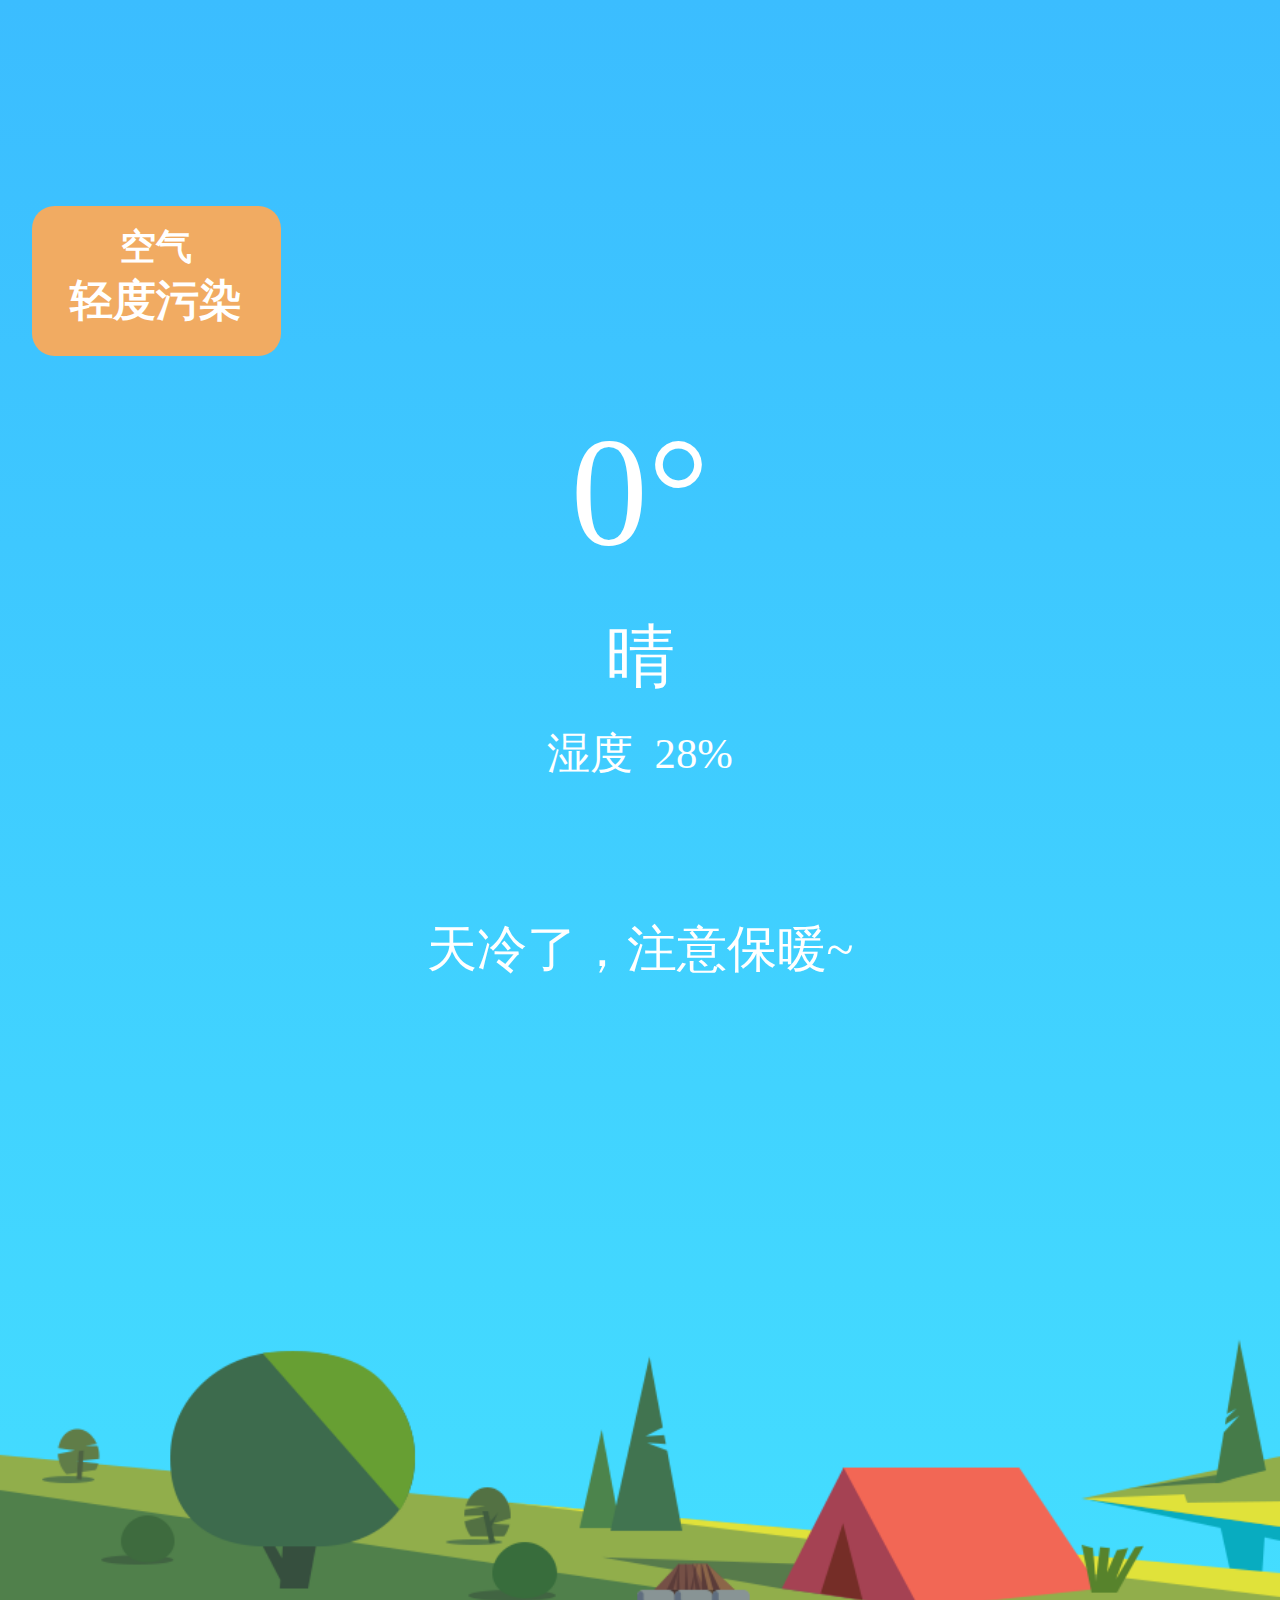
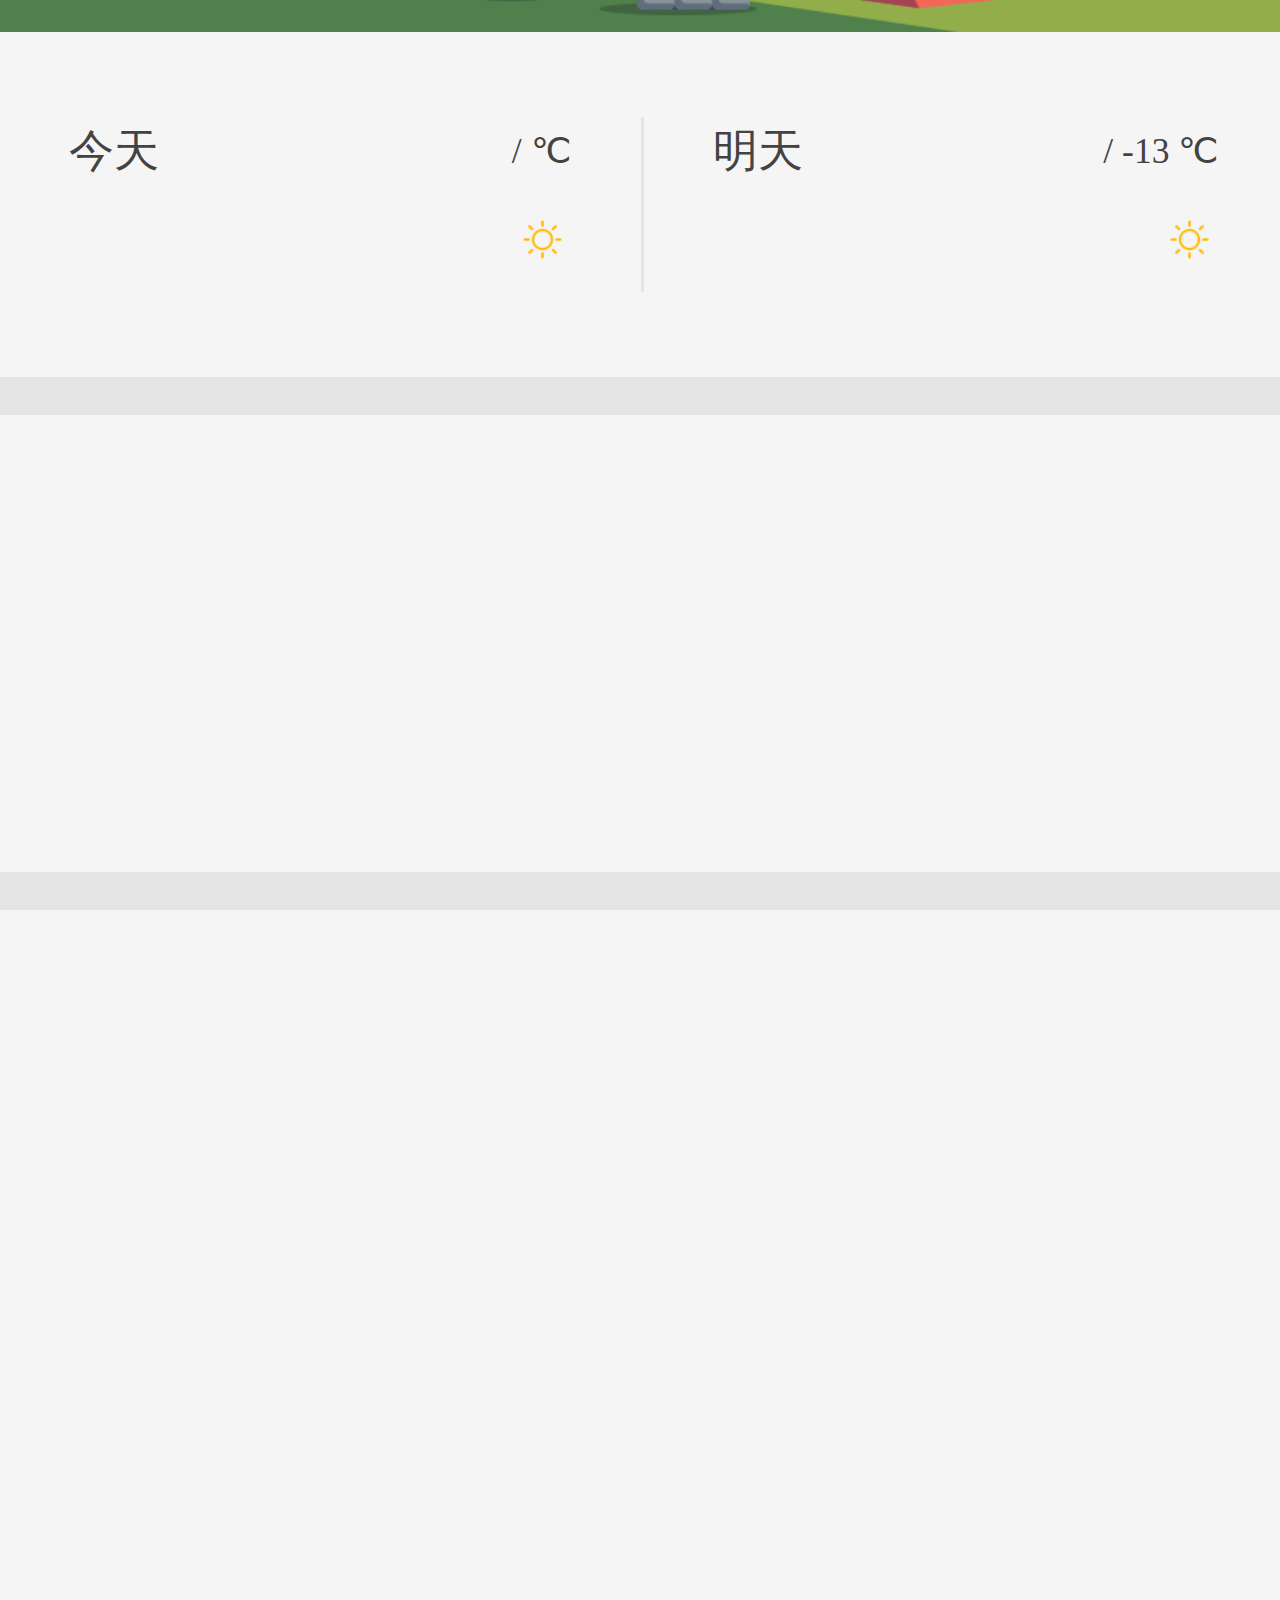
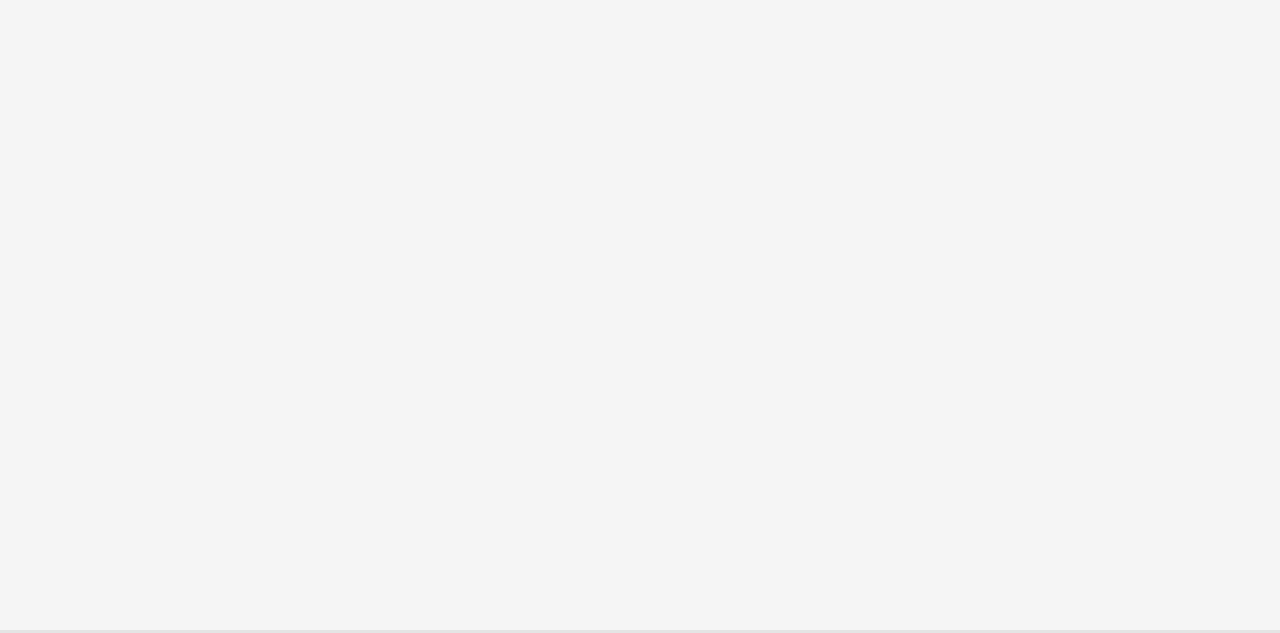
<file: index.html>
<!DOCTYPE html>
<html lang="en">
<head>
	<meta charset="UTF-8">
	<!-- 修改矢口 -->
	<meta name="viewport" content="width=device-width">
	<title>weather</title>
	<link rel="stylesheet" href="css/index.css">
	<link rel="shortcut icon" href="img/logo.png" >
	<!-- 引入rem.js -->
	<script src="js/rem.js"></script>
	<script src="font/iconfont.js"></script>
	<script src="js/jquery3.2.1.min.js"></script>
	<script src="js/index.js"></script>	
</head>
<style type="text/css">
.icon {
   width: 1em; height: 1em;
   vertical-align: -0.15em;
   fill: currentColor;
   overflow: hidden;
}
</style>
<body>
	<!-- 屏幕开始 -->
	<div class="screen">
		<div class="header"></div>
		<div class="box">
			<h2>空气</h2>
			<h3>轻度污染</h3>
		</div>
		<div class="title">0°</div>
		<div class="qing">晴</div>
		<div class="wendu">湿度&nbsp;&nbsp;28%</div>
		<div class="title4">天冷了，注意保暖~</div>
	</div>

	<!-- 屏幕结束 -->
	<!-- 今日明日的天气 -->
	<div class="con1">
		<div class="content">
			<div class="top">
				<span class="day">今天</span>
				<div class="temperature">
					<span class="high" id="dat_high_temperature"></span>
					/
					<span class="low" id="dat_low_temperature"></span>
					℃
				</div>
			</div>
			<div class="bottom">
				<span class="weather" id="day_condition"></span>
				<div class="pic" id="dat_weather_icon_id"></div>
			</div>
		</div>
		<div class="content">
			<div class="top">
				<span class="day">明天</span>
				<div class="temperature">
					<span class="high" id="tomorrow_high_temperature"></span>
					/
					<span class="low" id="tomorrow_low_temperature">-13</span>
					℃
				</div>
			</div>
			<div class="bottom">
				<span class="weather" id="tomorrow_condition"></span>
				<div class="pic" id="tomorrow_weather_icon_id"></div>
			</div>
		</div>
	</div>

	<!-- 实时天气 -->
	<div class="con2">
		<div class="wrap" id="now">
			<!-- <div class="now">
				<h2 class="now_time">12:00</h2>
				<div class="now_icon"></div>
				<h3 class="temperature">-1°</h3>
			</div> -->
		</div>
	</div>
	<!-- 一周天气 -->
	<div class="con3">
		<div class="wrap" id="recent">
		    <!-- <div class="recent"> 
				<div class="recent_time">
				<span class="month">01</span>
				/
				<span class="day">15</span>
				</div>
			<h2 class="wea">多云</h2>
			<div class="recent_pic"></div>
			<h3 class="recent_high">2°</h3>
			<h4 class="recent_low">-13°</h4>
			<h5 class="recent_wind">西北风</h5>
			<h6 class="level">2级</h6>  -->
		</div>
			<!-- <div class="recent"> 
				<div class="recent_time">
				<span class="month">01</span>
				/
				<span class="day">15</span>
				</div>
				<div class="wea">多云</div>
				<div class="recent_pic"></div>
				<h3 class="recent_high">2°</h3>
				<h4 class="recent_low">-13°</h4>
				<h5 class="recent_wind">西北风</h5>
				<h6 class="level">2级</h6> 
			</div>
			<div class="recent"> 
				<div class="recent_time">
				<span class="month">01</span>
				/
				<span class="day">15</span>
				</div>
				<div class="wea">多云</div>
				<div class="recent_pic"></div>
				<h3 class="recent_high">2°</h3>
				<h4 class="recent_low">-13°</h4>
				<h5 class="recent_wind">西北风</h5>
				<h6 class="level">2级</h6> 
			</div>
			<div class="recent"> 
				<div class="recent_time">
				<span class="month">01</span>
				/
				<span class="day">15</span>
				</div>
				<div class="wea">多云</div>
				<div class="recent_pic"></div>
				<h3 class="recent_high">2°</h3>
				<h4 class="recent_low">-13°</h4>
				<h5 class="recent_wind">西北风</h5>
				<h6 class="level">2级</h6> 
			</div>
			<div class="recent"> 
				<div class="recent_time">
				<span class="month">01</span>
				/
				<span class="day">15</span>
				</div>
				<div class="wea">多云</div>
				<div class="recent_pic"></div>
				<h3 class="recent_high">2°</h3>
				<h4 class="recent_low">-13°</h4>
				<h5 class="recent_wind">西北风</h5>
				<h6 class="level">2级</h6> 
			</div>
			<div class="recent"> 
				<div class="recent_time">
				<span class="month">01</span>
				/
				<span class="day">15</span>
				</div>
				<div class="wea">多云</div>
				<div class="recent_pic"></div>
				<h3 class="recent_high">2°</h3>
				<h4 class="recent_low">-13°</h4>
				<h5 class="recent_wind">西北风</h5>
				<h6 class="level">2级</h6> 
			</div>
			<div class="recent"> 
				<div class="recent_time">
				<span class="month">01</span>
				/
				<span class="day">15</span>
				</div>
				<div class="wea">多云</div>
				<div class="recent_pic"></div>
				<h3 class="recent_high">2°</h3>
				<h4 class="recent_low">-13°</h4>
				<h5 class="recent_wind">西北风</h5>
				<h6 class="level">2级</h6> 
			</div>
			<div class="recent"> 
				<div class="recent_time">
				<span class="month">01</span>
				/
				<span class="day">15</span>
				</div>
				<div class="wea">多云</div>
				<div class="recent_pic"></div>
				<h3 class="recent_high">2°</h3>
				<h4 class="recent_low">-13°</h4>
				<h5 class="recent_wind">西北风</h5>
				<h6 class="level">2级</h6> 
			</div>
			<div class="recent"> 
				<div class="recent_time">
				<span class="month">01</span>
				/
				<span class="day">15</span>
				</div>
				<div class="wea">多云</div>
				<div class="recent_pic"></div>
				<h3 class="recent_high">2°</h3>
				<h4 class="recent_low">-13°</h4>
				<h5 class="recent_wind">西北风</h5>
				<h6 class="level">2级</h6> 
			</div>
			<div class="recent"> 
				<div class="recent_time">
				<span class="month">01</span>
				/
				<span class="day">15</span>
				</div>
				<div class="wea">多云</div>
				<div class="recent_pic"></div>
				<h3 class="recent_high">2°</h3>
				<h4 class="recent_low">-13°</h4>
				<h5 class="recent_wind">西北风</h5>
				<h6 class="level">2级</h6> 
			</div> -->
	</div>

	<!-- 选择城市 -->
	<div class="city_box" style="display:none;">
		<div class="sousuo_box">
			<div class="search_box">
				<svg class="icon" aria-hidden="true">
  				<use xlink:href="#icon-sousuo"></use>
				</svg>
				<input type="text" placeholder="搜索市" class="text" id="text">
			</div>
			<div class="button">取消</div>
		</div>
		<div class="city" id="city">
			<h1 class="title">热门城市</h1>
			<div class="con" id="erji">
				<div class="son">北京</div>
				<div class="son">上海</div>
				<div class="son">广州</div>
				<div class="son">深圳</div>
				<div class="son">郑州</div>
				<div class="son">西安</div>
				<div class="son">南京</div>
				<div class="son">杭州</div>
				<div class="son">武汉</div>
				<div class="son">成都</div>
				<div class="son">沈阳</div>
				<div class="son">天津</div>
			</div>
		</div>
	</div>
</body>
</html>
<!-- <body>
<script>
// 获取元素
	var box=document.getElementsByClassName(className)
	("box")[0];
	// 改变内容
	box.innerHTML="我是box";
	var h1=document.getElementsByTagName("h1")[0];
	h1.innerHTML="h1"; 
	console.log(box);
	console.log(h1);
	// 创建元素，创建一个div
	var div=document.createElement("div");
	// 以标签名获取元素
	var body=document.getElementsByTagName("body")[0];
	// 添加类名
	div.className="aa";
	// 添加内容
	div.innerHTML="div"
	// 插入到页面中
	body.appendChild(div);
</script> -->
</file>
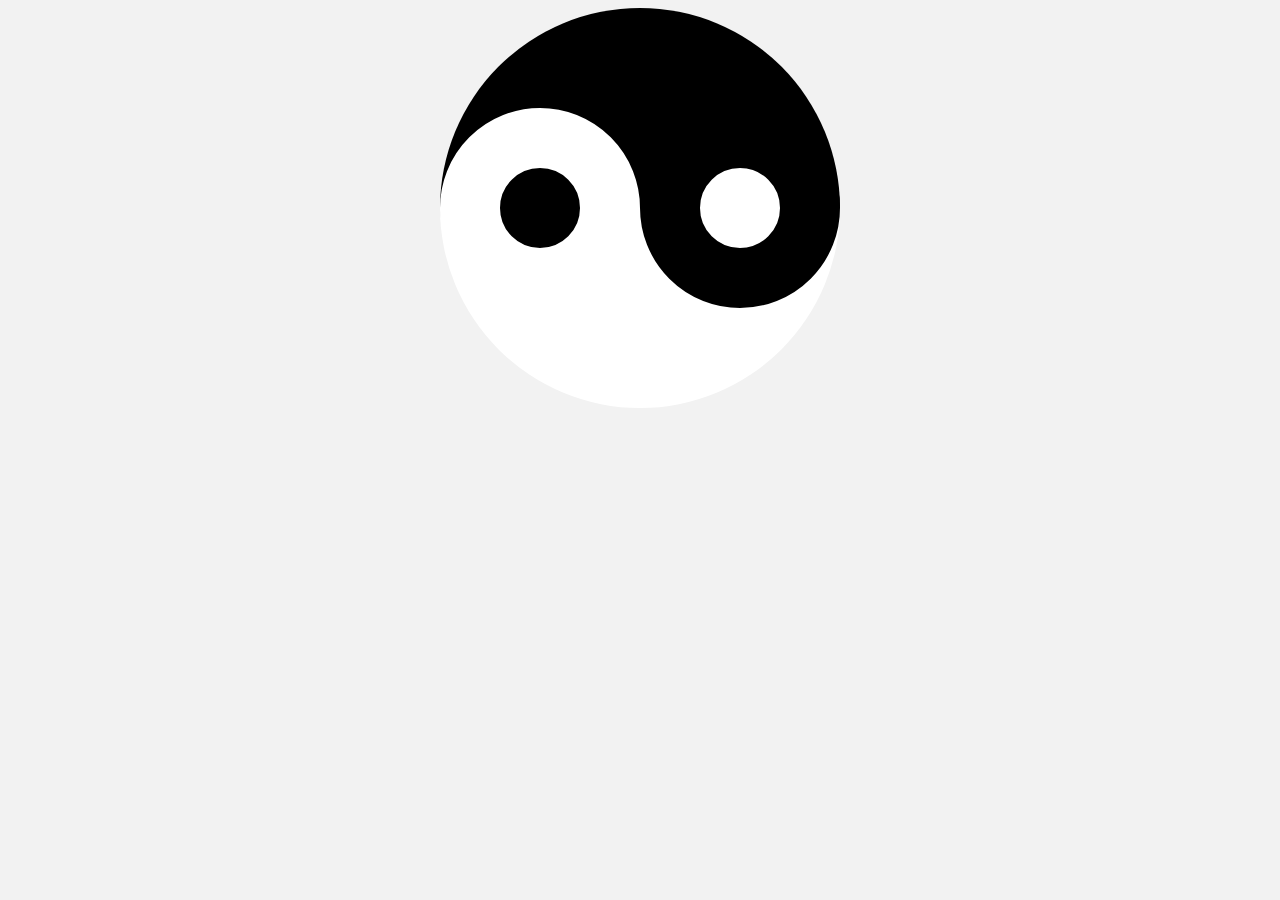
<file: taiji.html>
<!DOCTYPE html>
<html lang="en">
<head>
	<meta charset="UTF-8">
	<title>太极</title>
	<link rel="stylesheet" href="taiji.css" >
</head>
<body>
	<div class="box">
		<!-- <div class="before"></div>
		<div class="after"></div>
 -->
	</div>
</body>
</html>
</file>
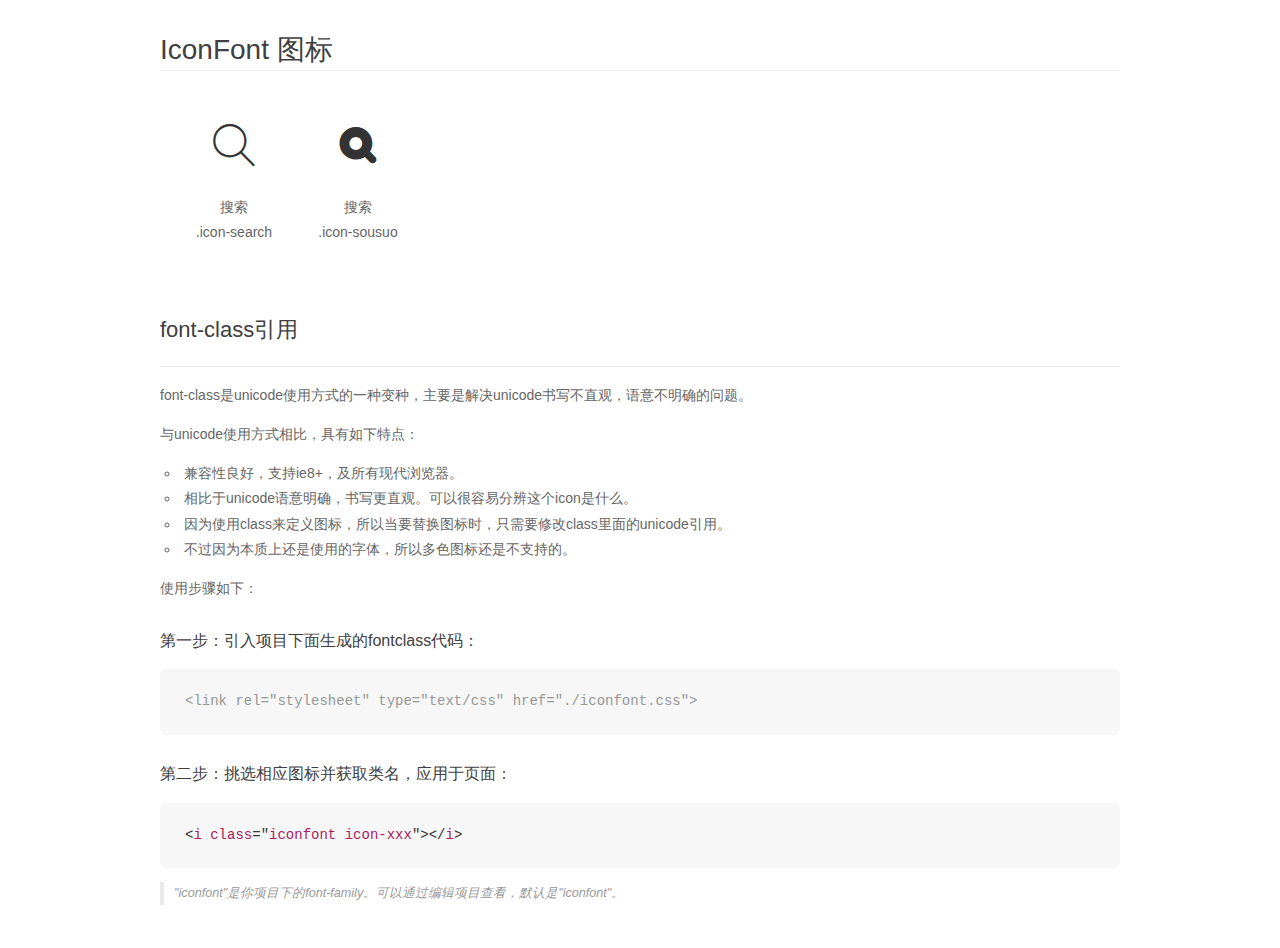
<file: font/demo_fontclass.html>
<!DOCTYPE html>
<html>
<head>
    <meta charset="utf-8"/>
    <title>IconFont</title>
    <link rel="stylesheet" href="demo.css">
    <link rel="stylesheet" href="iconfont.css">
</head>
<body>
    <div class="main markdown">
        <h1>IconFont 图标</h1>
        <ul class="icon_lists clear">
            
                <li>
                <i class="icon iconfont icon-search"></i>
                    <div class="name">搜索</div>
                    <div class="fontclass">.icon-search</div>
                </li>
            
                <li>
                <i class="icon iconfont icon-sousuo"></i>
                    <div class="name">搜索</div>
                    <div class="fontclass">.icon-sousuo</div>
                </li>
            
        </ul>

        <h2 id="font-class-">font-class引用</h2>
        <hr>

        <p>font-class是unicode使用方式的一种变种，主要是解决unicode书写不直观，语意不明确的问题。</p>
        <p>与unicode使用方式相比，具有如下特点：</p>
        <ul>
        <li>兼容性良好，支持ie8+，及所有现代浏览器。</li>
        <li>相比于unicode语意明确，书写更直观。可以很容易分辨这个icon是什么。</li>
        <li>因为使用class来定义图标，所以当要替换图标时，只需要修改class里面的unicode引用。</li>
        <li>不过因为本质上还是使用的字体，所以多色图标还是不支持的。</li>
        </ul>
        <p>使用步骤如下：</p>
        <h3 id="-fontclass-">第一步：引入项目下面生成的fontclass代码：</h3>


        <pre><code class="lang-js hljs javascript"><span class="hljs-comment">&lt;link rel="stylesheet" type="text/css" href="./iconfont.css"&gt;</span></code></pre>
        <h3 id="-">第二步：挑选相应图标并获取类名，应用于页面：</h3>
        <pre><code class="lang-css hljs">&lt;<span class="hljs-selector-tag">i</span> <span class="hljs-selector-tag">class</span>="<span class="hljs-selector-tag">iconfont</span> <span class="hljs-selector-tag">icon-xxx</span>"&gt;&lt;/<span class="hljs-selector-tag">i</span>&gt;</code></pre>
        <blockquote>
        <p>"iconfont"是你项目下的font-family。可以通过编辑项目查看，默认是"iconfont"。</p>
        </blockquote>
    </div>
</body>
</html>
</file>
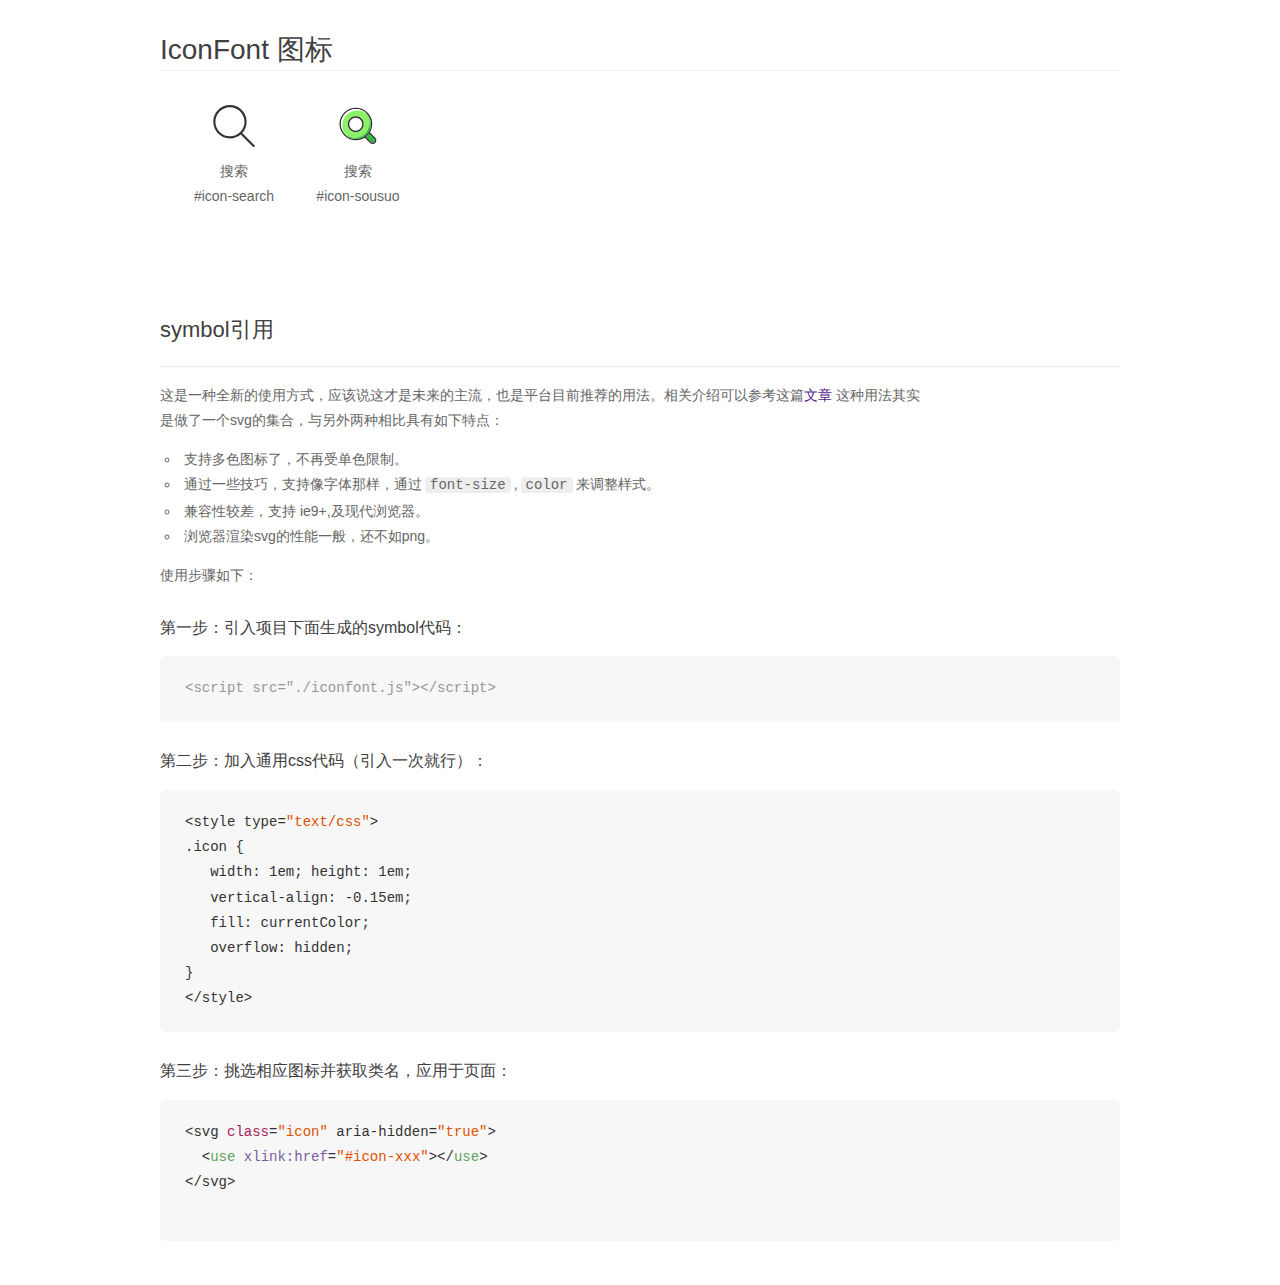
<file: font/demo_symbol.html>
<!DOCTYPE html>
<html>
<head>
    <meta charset="utf-8"/>
    <title>IconFont</title>
    <link rel="stylesheet" href="demo.css">
    <script src="iconfont.js"></script>

    <style type="text/css">
        .icon {
          /* 通过设置 font-size 来改变图标大小 */
          width: 1em; height: 1em;
          /* 图标和文字相邻时，垂直对齐 */
          vertical-align: -0.15em;
          /* 通过设置 color 来改变 SVG 的颜色/fill */
          fill: currentColor;
          /* path 和 stroke 溢出 viewBox 部分在 IE 下会显示
             normalize.css 中也包含这行 */
          overflow: hidden;
        }

    </style>
</head>
<body>
    <div class="main markdown">
        <h1>IconFont 图标</h1>
        <ul class="icon_lists clear">
            
                <li>
                    <svg class="icon" aria-hidden="true">
                        <use xlink:href="#icon-search"></use>
                    </svg>
                    <div class="name">搜索</div>
                    <div class="fontclass">#icon-search</div>
                </li>
            
                <li>
                    <svg class="icon" aria-hidden="true">
                        <use xlink:href="#icon-sousuo"></use>
                    </svg>
                    <div class="name">搜索</div>
                    <div class="fontclass">#icon-sousuo</div>
                </li>
            
        </ul>


        <h2 id="symbol-">symbol引用</h2>
        <hr>

        <p>这是一种全新的使用方式，应该说这才是未来的主流，也是平台目前推荐的用法。相关介绍可以参考这篇<a href="">文章</a>
        这种用法其实是做了一个svg的集合，与另外两种相比具有如下特点：</p>
        <ul>
          <li>支持多色图标了，不再受单色限制。</li>
          <li>通过一些技巧，支持像字体那样，通过<code>font-size</code>,<code>color</code>来调整样式。</li>
          <li>兼容性较差，支持 ie9+,及现代浏览器。</li>
          <li>浏览器渲染svg的性能一般，还不如png。</li>
        </ul>
        <p>使用步骤如下：</p>
        <h3 id="-symbol-">第一步：引入项目下面生成的symbol代码：</h3>
        <pre><code class="lang-js hljs javascript"><span class="hljs-comment">&lt;script src="./iconfont.js"&gt;&lt;/script&gt;</span></code></pre>
        <h3 id="-css-">第二步：加入通用css代码（引入一次就行）：</h3>
        <pre><code class="lang-js hljs javascript">&lt;style type=<span class="hljs-string">"text/css"</span>&gt;
.icon {
   width: <span class="hljs-number">1</span>em; height: <span class="hljs-number">1</span>em;
   vertical-align: <span class="hljs-number">-0.15</span>em;
   fill: currentColor;
   overflow: hidden;
}
&lt;<span class="hljs-regexp">/style&gt;</span></code></pre>
        <h3 id="-">第三步：挑选相应图标并获取类名，应用于页面：</h3>
        <pre><code class="lang-js hljs javascript">&lt;svg <span class="hljs-class"><span class="hljs-keyword">class</span></span>=<span class="hljs-string">"icon"</span> aria-hidden=<span class="hljs-string">"true"</span>&gt;<span class="xml"><span class="hljs-tag">
  &lt;<span class="hljs-name">use</span> <span class="hljs-attr">xlink:href</span>=<span class="hljs-string">"#icon-xxx"</span>&gt;</span><span class="hljs-tag">&lt;/<span class="hljs-name">use</span>&gt;</span>
</span>&lt;<span class="hljs-regexp">/svg&gt;
        </span></code></pre>
    </div>
</body>
</html>
</file>
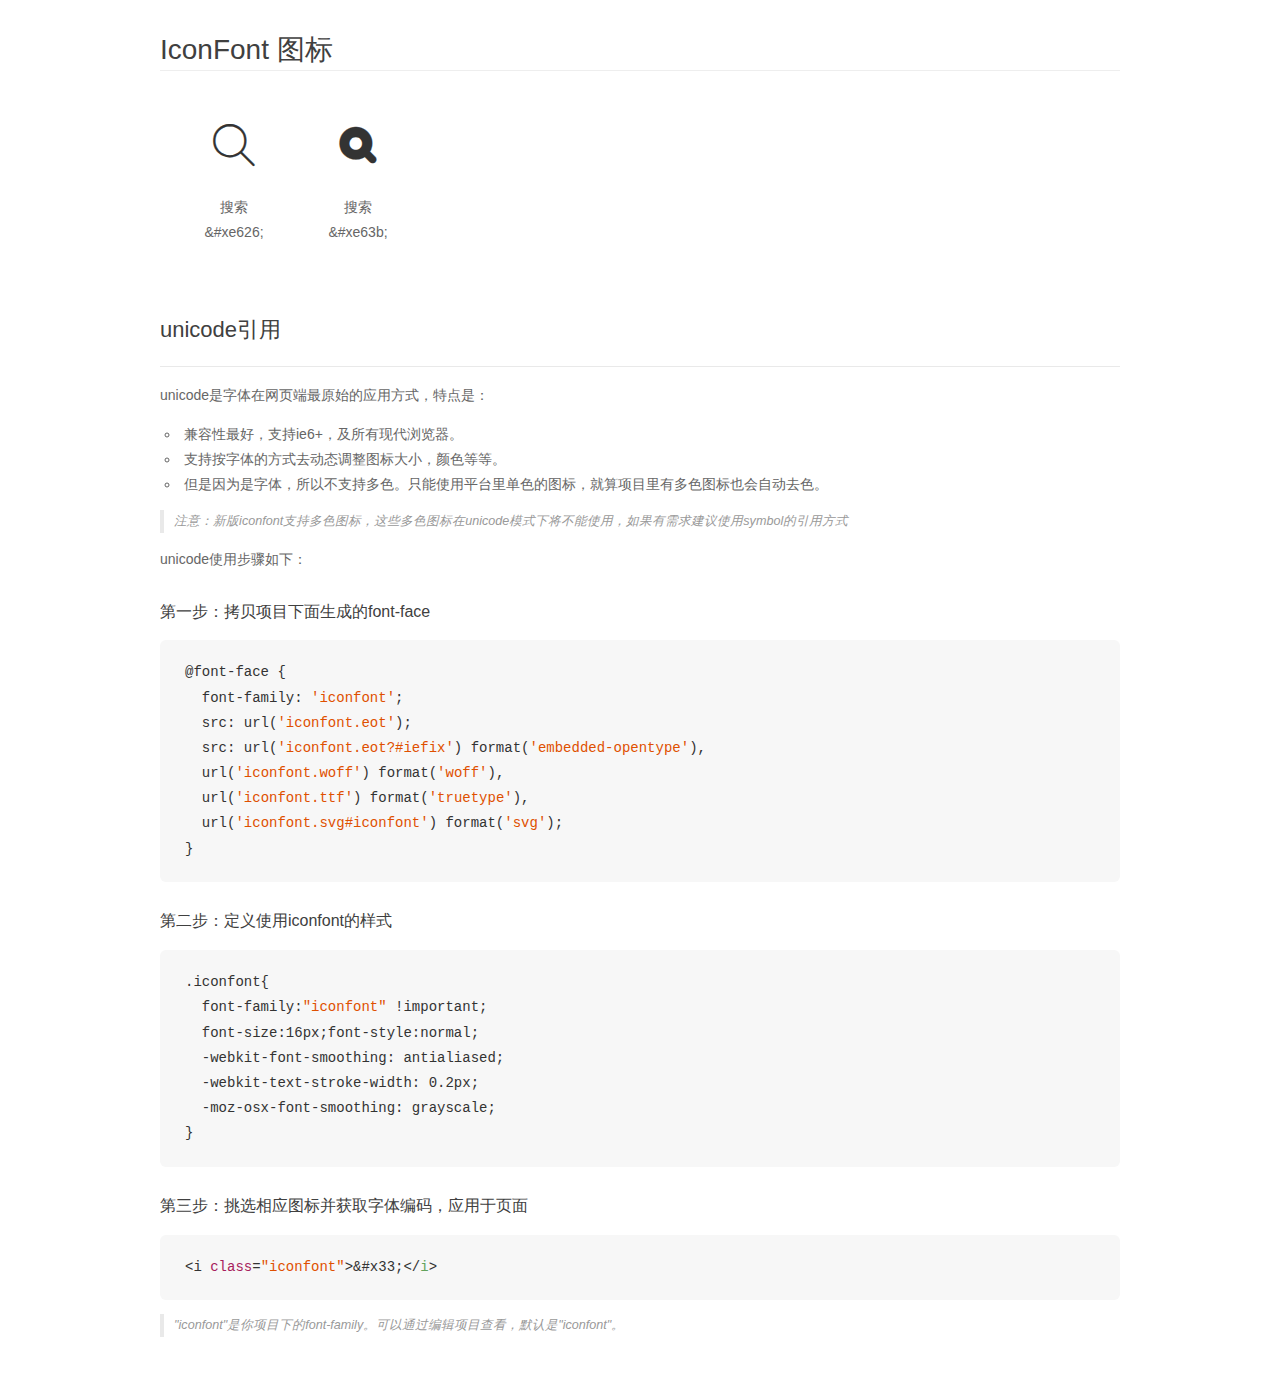
<file: font/demo_unicode.html>
<!DOCTYPE html>
<html>
<head>
    <meta charset="utf-8"/>
    <title>IconFont</title>
    <link rel="stylesheet" href="demo.css">

    <style type="text/css">

        @font-face {font-family: "iconfont";
          src: url('iconfont.eot'); /* IE9*/
          src: url('iconfont.eot#iefix') format('embedded-opentype'), /* IE6-IE8 */
          url('iconfont.woff') format('woff'), /* chrome, firefox */
          url('iconfont.ttf') format('truetype'), /* chrome, firefox, opera, Safari, Android, iOS 4.2+*/
          url('iconfont.svg#iconfont') format('svg'); /* iOS 4.1- */
        }

        .iconfont {
          font-family:"iconfont" !important;
          font-size:16px;
          font-style:normal;
          -webkit-font-smoothing: antialiased;
          -webkit-text-stroke-width: 0.2px;
          -moz-osx-font-smoothing: grayscale;
        }

    </style>
</head>
<body>
    <div class="main markdown">
        <h1>IconFont 图标</h1>
        <ul class="icon_lists clear">
            
                <li>
                <i class="icon iconfont">&#xe626;</i>
                    <div class="name">搜索</div>
                    <div class="code">&amp;#xe626;</div>
                </li>
            
                <li>
                <i class="icon iconfont">&#xe63b;</i>
                    <div class="name">搜索</div>
                    <div class="code">&amp;#xe63b;</div>
                </li>
            
        </ul>
        <h2 id="unicode-">unicode引用</h2>
        <hr>

        <p>unicode是字体在网页端最原始的应用方式，特点是：</p>
        <ul>
        <li>兼容性最好，支持ie6+，及所有现代浏览器。</li>
        <li>支持按字体的方式去动态调整图标大小，颜色等等。</li>
        <li>但是因为是字体，所以不支持多色。只能使用平台里单色的图标，就算项目里有多色图标也会自动去色。</li>
        </ul>
        <blockquote>
        <p>注意：新版iconfont支持多色图标，这些多色图标在unicode模式下将不能使用，如果有需求建议使用symbol的引用方式</p>
        </blockquote>
        <p>unicode使用步骤如下：</p>
        <h3 id="-font-face">第一步：拷贝项目下面生成的font-face</h3>
        <pre><code class="lang-js hljs javascript">@font-face {
  font-family: <span class="hljs-string">'iconfont'</span>;
  src: url(<span class="hljs-string">'iconfont.eot'</span>);
  src: url(<span class="hljs-string">'iconfont.eot?#iefix'</span>) format(<span class="hljs-string">'embedded-opentype'</span>),
  url(<span class="hljs-string">'iconfont.woff'</span>) format(<span class="hljs-string">'woff'</span>),
  url(<span class="hljs-string">'iconfont.ttf'</span>) format(<span class="hljs-string">'truetype'</span>),
  url(<span class="hljs-string">'iconfont.svg#iconfont'</span>) format(<span class="hljs-string">'svg'</span>);
}
</code></pre>
        <h3 id="-iconfont-">第二步：定义使用iconfont的样式</h3>
        <pre><code class="lang-js hljs javascript">.iconfont{
  font-family:<span class="hljs-string">"iconfont"</span> !important;
  font-size:<span class="hljs-number">16</span>px;font-style:normal;
  -webkit-font-smoothing: antialiased;
  -webkit-text-stroke-width: <span class="hljs-number">0.2</span>px;
  -moz-osx-font-smoothing: grayscale;
}
</code></pre>
        <h3 id="-">第三步：挑选相应图标并获取字体编码，应用于页面</h3>
        <pre><code class="lang-js hljs javascript">&lt;i <span class="hljs-class"><span class="hljs-keyword">class</span></span>=<span class="hljs-string">"iconfont"</span>&gt;&amp;#x33;<span class="xml"><span class="hljs-tag">&lt;/<span class="hljs-name">i</span>&gt;</span></span></code></pre>

        <blockquote>
        <p>"iconfont"是你项目下的font-family。可以通过编辑项目查看，默认是"iconfont"。</p>
        </blockquote>
    </div>


</body>
</html>
</file>
<file: css/index.css>
/*
* @Author: Administrator
* @Date:   2018-01-17 14:36:23
* @Last Modified by:   Administrator
* @Last Modified time: 2018-01-20 17:03:27
*/
/* 清除浏览器默认样式 */
*{
	margin: 0;
	padding: 0;
}
body{
	background: #e4e4e4;
}
.screen{
	width: 100%;
	height: 13.77rem;
	background: url(../img/screen.png) no-repeat left bottom,-webkit-linear-gradient(top,#3bbdff,#44deff);
	background-size: contain;
}
.header{
	width:100% ;
	height: 1.58rem;
	font-size: 0.4rem;
	color: #fff;
	font-weight: bold;
	/* 文本属性 */
	/* 文字水平居中 */
	text-align: center;
	/* 文本垂直居中 */
	line-height: 1.58rem;
}
.screen .box{
	width: 2.1rem;
	height: 1.26rem;
	/* 颜色的3种表示方法 */
	/* background: #f1ab62; */
	background: rgb(241,171,98);
	border-radius: .19rem;

	margin-top: 0.16rem;
	margin-left: 0.27rem;
	/* 上填充 */
	padding-top: 0.15rem;
	/* 自定义盒模型 */
	box-sizing: border-box;
}
.screen .box h2{
	font-size: 0.3rem;
	color: #fff;
	text-align: center;
	
}
.screen .box h3{
	font-size: .36rem;
	color: #fff;
	text-align: center;
}
.screen .title{
	height: 1.75rem;
	width: 100%;
	font-size: 1.3rem;
	color: #fff;
	text-align: center;
	/* 左填充 */
	/* padding-left:5.02rem;
	自定义盒模型
	box-sizing: border-box; */
	margin-top: 0.28rem;
	line-height: 1.75rem;
}
.screen .qing{
	height: 1.03rem;
	width: 100%;
	color: #fff;
	
	text-align: center;
	font-size: 0.58rem;
	line-height:1.03rem;
}
.screen .wendu{
	height: 0.6rem;
	width: 100%;
	color: #fff;
	
	font-size: 0.36rem;
	text-align: center;
	/* margin-top: 0.36rem; */
	line-height: 0.6rem;
}
.screen .title4{
	height: 0.42rem;
	width: 100%;
	color: #fff;
	
	font-size: 0.42rem;
	text-align: center;
	margin-top: 1.14rem;
	line-height: 0.44rem;
}
.con1{
	width: 100%;
	height: 2.94rem;
	background: #f5f5f5;
	border-bottom: 0.03rem solid #e4e4e4;
	padding-top: 0.72rem;
	padding-left: 0.58rem;
	box-sizing: border-box;
}
.con1 .content{
	width: 4.85rem;
	height: 1.47rem;
	border-right: 0.03rem solid #e4e4e4;
	padding-right: 0.59rem;
	box-sizing: border-box;
	float: left;
}
/* 伪类选择器，选择第二个 */
.con1 .content:nth-child(2){
	padding-right: 0;
	border-right:none;
	padding-left: 0.59rem;
	/* box-sizing: border-box; */

}
.content .top{
	width: 100%;
	height: 0.59rem;
	/* 指定为弹性布局 */
	display: flex;
	/* 两端对齐 */
	justify-content: space-between;

}
.content .top .day{
	font-size: 0.38rem;
	color: #434343;
	line-height: 0.59rem;
}
.content .top .temperature{
	font-size: 0.3rem;
	color: #434343;
	line-height: 0.59rem;
}
.content .bottom{
	width: 100%;
	height: 0.86rem;
	display: flex;
	justify-content: space-between;
}
.content .bottom .weather{
	font-size: 0.36rem;
	color: #434343;
	line-height: 0.86rem;
}
.content .bottom .pic{
	width: 0.48rem;
	height: 0.48rem;
	margin-top: 0.2rem;
	background: url('../img/0.png')no-repeat;
	background-size:0.48rem 0.48rem; 
}
.content .top{
	width: 100%;
	height: 0.59rem;
	
	/* 指定为弹性布局 */
	display: flex;
	/* 两端对齐 */
	justify-content: space-between;
}
.content .top .day{
	font-size: 0.38rem;
	color: #434343;
	line-height: 0.59rem;
}
.content .top .temperature{
	font-size: 0.3rem;
	color: #434343;
	line-height: 0.59rem;
}
.content .bottom{
	width: 100%;
	height: 0.86rem;
	
	display: flex;
	justify-content: space-between;
}
.content .bottom .weather{
	font-size: 0.36rem;
	color: #434343;
	line-height: 0.86rem;
}
.content .bottom .pic{
	width: 0.48rem;
	height: 0.48rem;
	margin-top: 0.2rem;
	/* background: url('../img/0.png')no-repeat; */
	/* 禁止重复 */
	background-repeat: no-repeat;
	background-size:0.48rem 0.48rem; 
}
.con2{
	width: 100%;
	height: 3.9rem;
	background: #f5f5f5;
	/* 盒子与盒子之间的距离 */
	margin-top: 0.27rem;
	border-top: 0.03rem solid #e4e4e4;
	border-bottom: 0.03rem solid #e4e4e4;
	/* 填充的距离 */
	padding-top: 0.9rem;
	padding-bottom: 0.8rem;
	/* padding: 0.9rem 0 0.8rem 0(上右下左); */
	box-sizing: border-box;
	/* 超出部分以滚动条的形式实现  */
	overflow-x:auto; 

}
.con2::-webkit-scrollbar{
	height: 0;
}
.con2 .wrap{
	height: 100%;
	display: flex;
}
.con2 .wrap .now{
	width: 1.68rem;
	height: 100%;
	/* background: yellow; */
	/* 禁止缩小 */
	flex-shrink: 0;
	display: flex;
	/* 改变主轴方向 */
	flex-direction: column;
	/* 两端对其 */
	justify-content: space-between;
	
}
.con2 .wrap .now .now_time{
	font-size: 0.24rem;
	color: #999;
	text-align: center;
	font-weight: normal;
}
.con2 .wrap .now .now_icon{
	width: 1rem;
	height: 1rem;
	margin: 0 auto;
	/* background: url('../img/3.png')no-repeat; */
	background-size: 1rem;
}
.con2 .wrap .now .temperature{
	font-size: 0.28rem;
	color:#595959 ;
	text-align: center;
	font-weight: normal;
}

.con3::-webkit-scrollbar{
	height: 0;
}
.con3 .wrap{
	height: 100%;
	display: flex;
}
.con3{
	width: 100%;
	height: 11.19rem;
	background: #f5f5f5;
	/* 盒子与盒子之间的距离 */
	margin-top: 0.27rem;
	border-top: 0.03rem solid #e4e4e4;
	border-bottom: 0.03rem solid #e4e4e4;
	/* 填充的距离 */
	padding-top: 0.71rem;
	padding-bottom: 0.94rem;
	/* padding: 0.9rem 0 0.8rem 0(上右下左); */
	box-sizing: border-box;
	/* 超出部分以滚动条的形式实现  */
	overflow-x:auto;
	overflow-y: hidden; 

}

.con3 .wrap .recent {
	width: 2.5rem;
	height: 100%;
	background: #f5f5f5;
	 flex-shrink: 0; 
	 display: flex; 
	 flex-direction: column;
	/* 两端对其 */
	justify-content: space-between;

}
.con3 .wrap .recent .recent_time{
	font-size: 0.24rem;
	color: #a1a1a1;
	text-align: center;
}
.con3 .wrap .recent .wea{
	font-size: 0.4rem;
	color: #888888;
	text-align: center;
	font-weight: normal;
}
.con3 .wrap .recent .recent_pic{
	width: 1rem;
	height: 1rem;
	margin: 0 auto;
	/* background: url('../img/3.png')no-repeat; */
	background-size: 1rem 1rem;
}
.con3 .wrap .recent h3{
	font-size: 0.3rem;
	color: #888888;
	text-align: center;
	font-weight: normal;
}
.con3 .wrap .recent h4{
	font-size: 0.3rem;
	color: #888888;
	text-align: center;
	font-weight: normal;
}
.con3 .wrap .recent h5{
	font-size: 0.3rem;
	color: #a1a1a1;
	text-align: center;
	font-weight: normal;
}
.con3 .wrap .recent h6{
	font-size: 0.3rem;
	color: #a1a1a1;
	text-align: center;
	font-weight: normal;
}
.city_box{
	width: 100%;
	height:20rem;
	/*  background: red; */
	position: absolute; 
	top: 0;
	left: 0;

}
.city_box .sousuo_box{
	width: 100%;
	height: 1.26rem;
	/* background: yellow; */
	border-bottom: 0.04rem solid #e4e4e4;
	padding: 0.18rem 0.49rem 0.35rem 0.35rem;
	box-sizing: border-box;
	display: flex;
	justify-content: space-between;
	
}
.city_box .sousuo_box .search_box{
	width: 8.62rem;
	height: 0.86rem;
	background: #f2f2f2;
	border-radius: 0.43rem;

}
.city_box .sousuo_box .botton{
	font-size: 0.36rem;
	color: #434343;
	line-height: 0.9rem;
	/* font-family: "微软雅黑";s */
}
/* 引入自定义的字体 */
.icon{
	font-size: 0.6rem;
	float: left;
	margin-top: 0.17rem;
	margin-left: 0.3rem;
}
.text{
	height: 100%;
	width: 7.2rem;
	background: #f2f2f2;
	border: none;
	float: left;
	padding-left: 0.28rem;
	box-sizing: border-box;
}
/* 获取焦点时去掉外边框 */
.text:focus{
	outline: none;
}
.city{
	width: 100%;
	height: 14rem;
	background: #fff;
	padding-top: 0.24rem;
	padding-left: 0.36rem;
	padding-right: 0.35rem;
	box-sizing: border-box;
	overflow-y:auto; 
}
.city .title{
	width: 100%;
	height: 1.16rem;
	/* background: pink; */
	font-size: 0.38rem;
	color: #434343;
	line-height: 1.16rem;
	/* 文字与文字之间的距离 */
	letter-spacing:0.03rem; 
	font-weight: normal;
}
.city .con{
	width: 100%;
	height: auto;
	/* 超出部分隐藏 */
	overflow: hidden;

}
.city .con .son{
	width: 3.17rem;
	height: 0.81rem;
	background: #f2f2f2;
	border-radius: 0.4rem;
	font-size: 0.32rem;
	color: #434343;
	text-align: center;
	line-height: 0.81rem;
	float: left;
	margin-right: 0.25rem;
	margin-bottom: 0.21rem;
}
.city .con .son:nth-child(3n){
	margin-right: 0;
}
</file>
<file: taiji.css>
/*
* @Author: Administrator
* @Date:   2018-01-19 11:20:50
* @Last Modified by:   Administrator
* @Last Modified time: 2018-01-19 11:56:35
*/
body{
	background: #f2f2f2;
}
.box{
	width: 400px;
	height: 200px;
	background: #000;
	border-bottom: 200px solid #fff;
	border-radius: 50%;
	margin: 0 auto;
	position: relative;
	/* 动画动的时间和次数 */
	animation: dong 2s infinite ease;
}
.box::before{
	content: "";
	display: block;
	width: 80px;
	height: 80px;
	background: #000;
	border: 60px solid #fff;
	border-radius: 50%;
	position: absolute;
	left: 0;
	top: 50%;
}
.box::after{
	content: "";
	display: block;
	width: 80px;
	height: 80px;
	background: #fff;
	border: 60px solid #000;
	border-radius: 50%;
	position: absolute;
	right: 0;
	top: 50%;
}
.box:hover{
	transform: rotate(360deg);
	transition: 3s; 
}
@keyframes dong{
	0%{
	transform: rotate(0deg);
	}
	100%{
	transform: rotate(360deg);
	}
}
</file>
<file: font/iconfont.css>
@font-face {font-family: "iconfont";
  src: url('iconfont.eot?t=1516324322103'); /* IE9*/
  src: url('iconfont.eot?t=1516324322103#iefix') format('embedded-opentype'), /* IE6-IE8 */
  url('[data-uri]') format('woff'),
  url('iconfont.ttf?t=1516324322103') format('truetype'), /* chrome, firefox, opera, Safari, Android, iOS 4.2+*/
  url('iconfont.svg?t=1516324322103#iconfont') format('svg'); /* iOS 4.1- */
}

.iconfont {
  font-family:"iconfont" !important;
  font-size:16px;
  font-style:normal;
  -webkit-font-smoothing: antialiased;
  -moz-osx-font-smoothing: grayscale;
}

.icon-search:before { content: "\e626"; }

.icon-sousuo:before { content: "\e63b"; }
</file>
<file: font/demo.css>
*{margin: 0;padding: 0;list-style: none;}
/*
KISSY CSS Reset
理念：1. reset 的目的不是清除浏览器的默认样式，这仅是部分工作。清除和重置是紧密不可分的。
2. reset 的目的不是让默认样式在所有浏览器下一致，而是减少默认样式有可能带来的问题。
3. reset 期望提供一套普适通用的基础样式。但没有银弹，推荐根据具体需求，裁剪和修改后再使用。
特色：1. 适应中文；2. 基于最新主流浏览器。
维护：玉伯<lifesinger@gmail.com>, 正淳<ragecarrier@gmail.com>
 */

/** 清除内外边距 **/
body, h1, h2, h3, h4, h5, h6, hr, p, blockquote, /* structural elements 结构元素 */
dl, dt, dd, ul, ol, li, /* list elements 列表元素 */
pre, /* text formatting elements 文本格式元素 */
form, fieldset, legend, button, input, textarea, /* form elements 表单元素 */
th, td /* table elements 表格元素 */ {
  margin: 0;
  padding: 0;
}

/** 设置默认字体 **/
body,
button, input, select, textarea /* for ie */ {
  font: 12px/1.5 tahoma, arial, \5b8b\4f53, sans-serif;
}
h1, h2, h3, h4, h5, h6 { font-size: 100%; }
address, cite, dfn, em, var { font-style: normal; } /* 将斜体扶正 */
code, kbd, pre, samp { font-family: courier new, courier, monospace; } /* 统一等宽字体 */
small { font-size: 12px; } /* 小于 12px 的中文很难阅读，让 small 正常化 */

/** 重置列表元素 **/
ul, ol { list-style: none; }

/** 重置文本格式元素 **/
a { text-decoration: none; }
a:hover { text-decoration: underline; }


/** 重置表单元素 **/
legend { color: #000; } /* for ie6 */
fieldset, img { border: 0; } /* img 搭车：让链接里的 img 无边框 */
button, input, select, textarea { font-size: 100%; } /* 使得表单元素在 ie 下能继承字体大小 */
/* 注：optgroup 无法扶正 */

/** 重置表格元素 **/
table { border-collapse: collapse; border-spacing: 0; }

/* 清除浮动 */
.ks-clear:after, .clear:after {
  content: '\20';
  display: block;
  height: 0;
  clear: both;
}
.ks-clear, .clear {
  *zoom: 1;
}

.main {
  padding: 30px 100px;
width: 960px;
margin: 0 auto;
}
.main h1{font-size:36px; color:#333; text-align:left;margin-bottom:30px; border-bottom: 1px solid #eee;}

.helps{margin-top:40px;}
.helps pre{
  padding:20px;
  margin:10px 0;
  border:solid 1px #e7e1cd;
  background-color: #fffdef;
  overflow: auto;
}

.icon_lists{
  width: 100% !important;

}

.icon_lists li{
  float:left;
  width: 100px;
  height:180px;
  text-align: center;
  list-style: none !important;
}
.icon_lists .icon{
  font-size: 42px;
  line-height: 100px;
  margin: 10px 0;
  color:#333;
  -webkit-transition: font-size 0.25s ease-out 0s;
  -moz-transition: font-size 0.25s ease-out 0s;
  transition: font-size 0.25s ease-out 0s;

}
.icon_lists .icon:hover{
  font-size: 100px;
}



.markdown {
  color: #666;
  font-size: 14px;
  line-height: 1.8;
}

.highlight {
  line-height: 1.5;
}

.markdown img {
  vertical-align: middle;
  max-width: 100%;
}

.markdown h1 {
  color: #404040;
  font-weight: 500;
  line-height: 40px;
  margin-bottom: 24px;
}

.markdown h2,
.markdown h3,
.markdown h4,
.markdown h5,
.markdown h6 {
  color: #404040;
  margin: 1.6em 0 0.6em 0;
  font-weight: 500;
  clear: both;
}

.markdown h1 {
  font-size: 28px;
}

.markdown h2 {
  font-size: 22px;
}

.markdown h3 {
  font-size: 16px;
}

.markdown h4 {
  font-size: 14px;
}

.markdown h5 {
  font-size: 12px;
}

.markdown h6 {
  font-size: 12px;
}

.markdown hr {
  height: 1px;
  border: 0;
  background: #e9e9e9;
  margin: 16px 0;
  clear: both;
}

.markdown p,
.markdown pre {
  margin: 1em 0;
}

.markdown > p,
.markdown > blockquote,
.markdown > .highlight,
.markdown > ol,
.markdown > ul {
  width: 80%;
}

.markdown ul > li {
  list-style: circle;
}

.markdown > ul li,
.markdown blockquote ul > li {
  margin-left: 20px;
  padding-left: 4px;
}

.markdown > ul li p,
.markdown > ol li p {
  margin: 0.6em 0;
}

.markdown ol > li {
  list-style: decimal;
}

.markdown > ol li,
.markdown blockquote ol > li {
  margin-left: 20px;
  padding-left: 4px;
}

.markdown code {
  margin: 0 3px;
  padding: 0 5px;
  background: #eee;
  border-radius: 3px;
}

.markdown pre {
  border-radius: 6px;
  background: #f7f7f7;
  padding: 20px;
}

.markdown pre code {
  border: none;
  background: #f7f7f7;
  margin: 0;
}

.markdown strong,
.markdown b {
  font-weight: 600;
}

.markdown > table {
  border-collapse: collapse;
  border-spacing: 0px;
  empty-cells: show;
  border: 1px solid #e9e9e9;
  width: 95%;
  margin-bottom: 24px;
}

.markdown > table th {
  white-space: nowrap;
  color: #333;
  font-weight: 600;

}

.markdown > table th,
.markdown > table td {
  border: 1px solid #e9e9e9;
  padding: 8px 16px;
  text-align: left;
}

.markdown > table th {
  background: #F7F7F7;
}

.markdown blockquote {
  font-size: 90%;
  color: #999;
  border-left: 4px solid #e9e9e9;
  padding-left: 0.8em;
  margin: 1em 0;
  font-style: italic;
}

.markdown blockquote p {
  margin: 0;
}

.markdown .anchor {
  opacity: 0;
  transition: opacity 0.3s ease;
  margin-left: 8px;
}

.markdown .waiting {
  color: #ccc;
}

.markdown h1:hover .anchor,
.markdown h2:hover .anchor,
.markdown h3:hover .anchor,
.markdown h4:hover .anchor,
.markdown h5:hover .anchor,
.markdown h6:hover .anchor {
  opacity: 1;
  display: inline-block;
}

.markdown > br,
.markdown > p > br {
  clear: both;
}


.hljs {
  display: block;
  background: white;
  padding: 0.5em;
  color: #333333;
  overflow-x: auto;
}

.hljs-comment,
.hljs-meta {
  color: #969896;
}

.hljs-string,
.hljs-variable,
.hljs-template-variable,
.hljs-strong,
.hljs-emphasis,
.hljs-quote {
  color: #df5000;
}

.hljs-keyword,
.hljs-selector-tag,
.hljs-type {
  color: #a71d5d;
}

.hljs-literal,
.hljs-symbol,
.hljs-bullet,
.hljs-attribute {
  color: #0086b3;
}

.hljs-section,
.hljs-name {
  color: #63a35c;
}

.hljs-tag {
  color: #333333;
}

.hljs-title,
.hljs-attr,
.hljs-selector-id,
.hljs-selector-class,
.hljs-selector-attr,
.hljs-selector-pseudo {
  color: #795da3;
}

.hljs-addition {
  color: #55a532;
  background-color: #eaffea;
}

.hljs-deletion {
  color: #bd2c00;
  background-color: #ffecec;
}

.hljs-link {
  text-decoration: underline;
}

pre{
  background: #fff;
}
</file>
